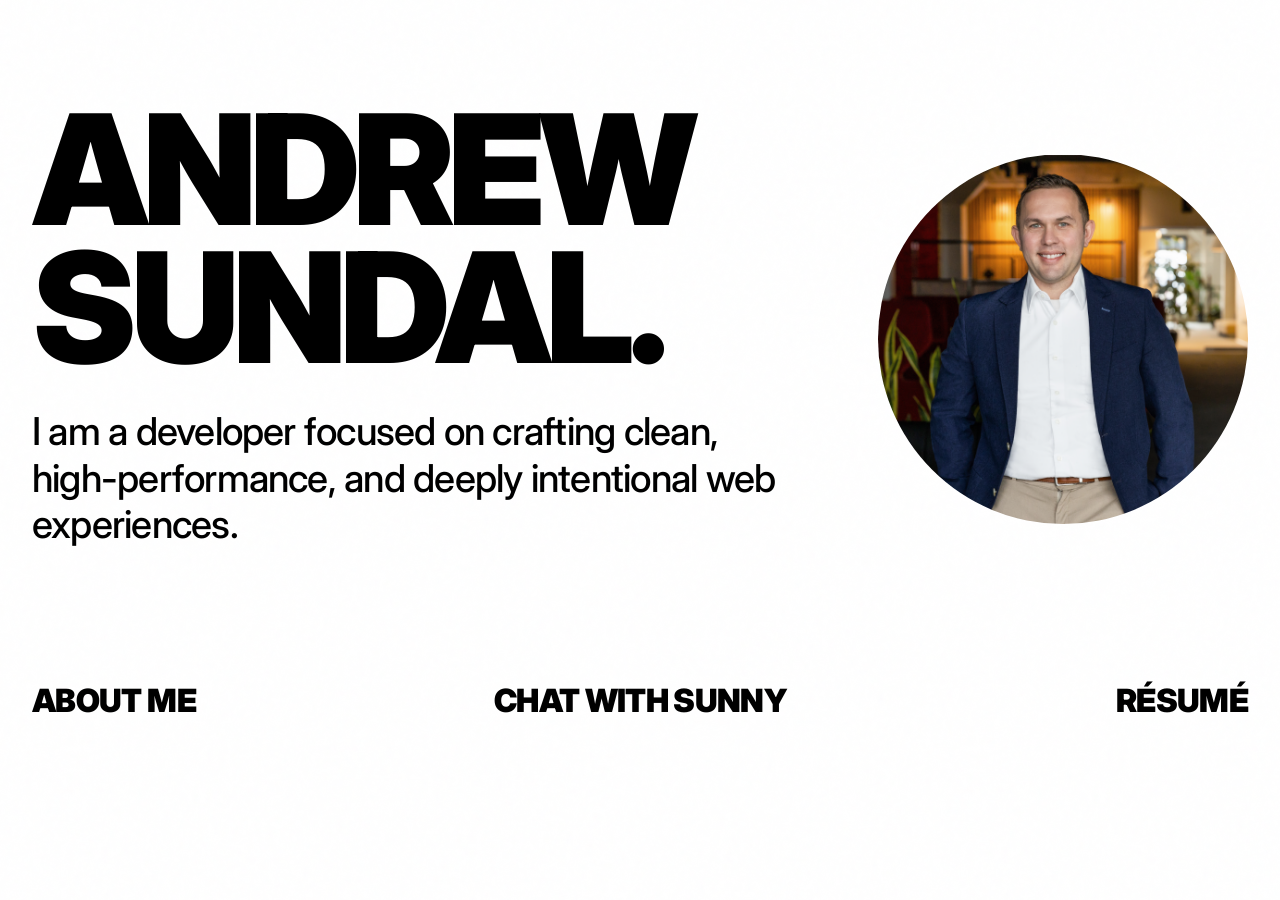
<file: index.html>
<!DOCTYPE html>
<html lang="en">

<head>
  <meta charset="UTF-8">
  <meta name="viewport" content="width=device-width, initial-scale=1.0">
  <title>Andrew Sundal / Portfolio</title>
  <link rel="stylesheet" href="styles.css">
</head>

<body>

  <main class="container">

    <!-- Hero / Editorial Header -->
    <header class="hero animate-reveal">
      <div class="hero-copy">
        <h1>Andrew<br>Sundal.</h1>
        <p class="intro-text">
          I am a developer focused on crafting clean, high-performance, and deeply intentional web experiences.
        </p>
      </div>
      <img class="hero-portrait" src="andrew-sundal.png" alt="Portrait of Andrew Sundal">
    </header>

    <!-- Navigation -->
    <nav class="home-navigation animate-reveal delay-1" aria-label="Primary navigation">
      <a href="about.html" class="nav-link">About Me</a>
      <a href="sunny.html" class="nav-link">Chat with Sunny</a>
      <a href="ASundal_Resume_2025.html" class="nav-link">Résumé</a>
    </nav>

  </main>

</body>

</html>
</file>
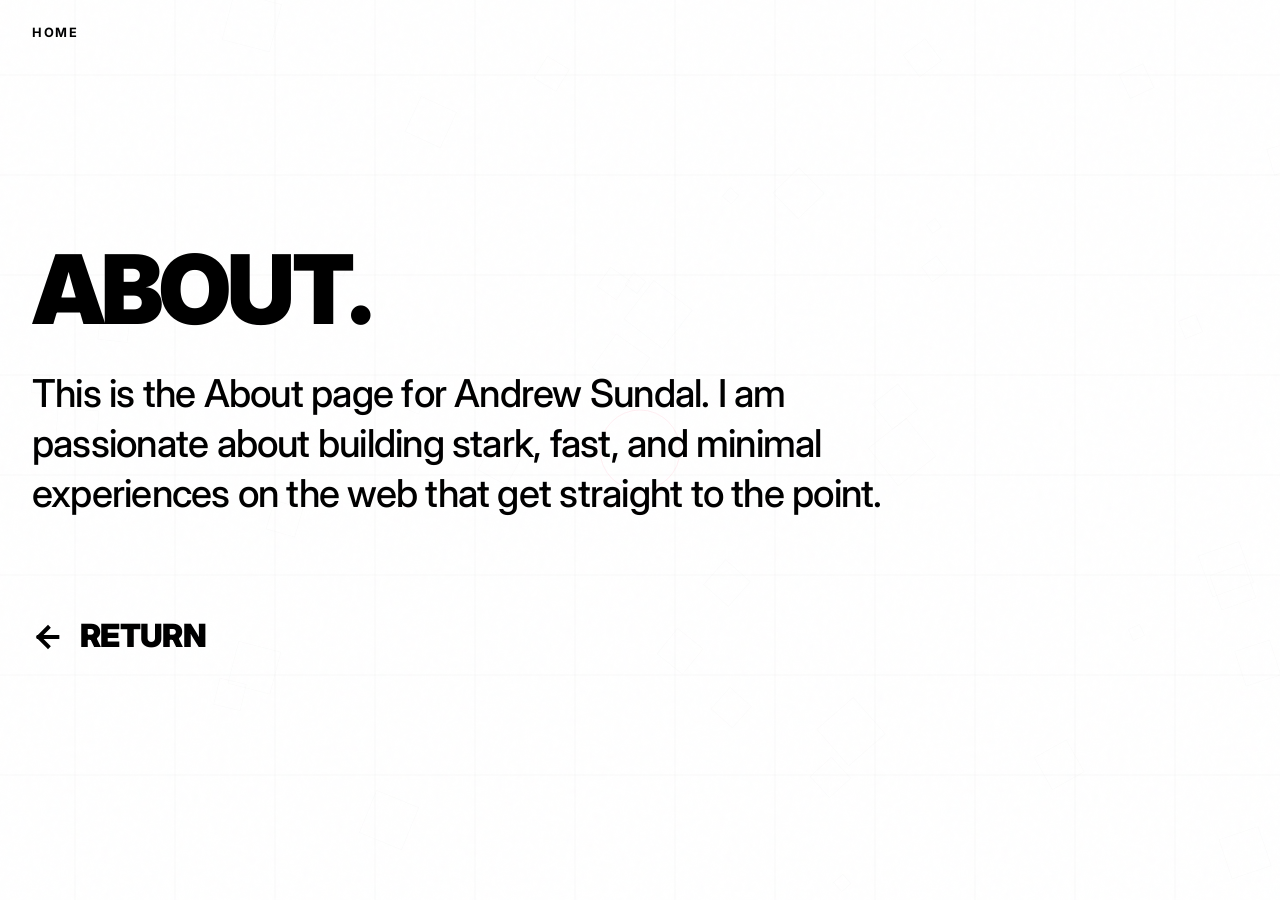
<file: about.html>
<!DOCTYPE html>
<html lang="en">

<head>
  <meta charset="UTF-8">
  <meta name="viewport" content="width=device-width, initial-scale=1.0">
  <title>About / Andrew Sundal</title>
  <link rel="stylesheet" href="styles.css">
  <style>
    /* Specific styles for About page layout */
    .about-content {
      position: relative;
      z-index: 10;
      min-height: 100vh;
      display: flex;
      flex-direction: column;
      justify-content: center;
      padding: 4rem 2rem;
      max-width: 1400px;
      margin: 0 auto;
    }

    .about-header {
      font-size: clamp(3rem, 8vw, 6rem);
      margin-bottom: 2rem;
      line-height: 1;
    }

    .about-text {
      font-size: clamp(1.5rem, 3vw, 2.5rem);
      line-height: 1.3;
      max-width: 900px;
      color: var(--text-main);
      font-weight: 500;
      letter-spacing: -0.02em;
    }

    .nav-link {
      margin-top: 4rem;
    }
  </style>
</head>

<body>

  <a href="index.html" class="home-link">Home</a>

  <!-- Canvas for ultra-subtle background animation -->
  <canvas id="canvas"></canvas>

  <main class="about-content">
    <div class="animate-reveal">
      <h1 class="about-header">About.</h1>
      <p class="about-text">
        This is the About page for Andrew Sundal. I am passionate about building stark, fast, and minimal experiences on
        the web that get straight to the point.
      </p>

      <a href="index.html" class="nav-link">
        <svg width="32" height="32" viewBox="0 0 24 24" fill="none" stroke="currentColor" stroke-width="3"
          stroke-linecap="square" stroke-linejoin="miter">
          <line x1="19" y1="12" x2="5" y2="12"></line>
          <polyline points="12 19 5 12 12 5"></polyline>
        </svg>
        Return
      </a>
    </div>
  </main>

  <script>
    const canvas = document.getElementById('canvas');
    const ctx = canvas.getContext('2d');

    // Resize canvas
    function resize() {
      canvas.width = window.innerWidth;
      canvas.height = window.innerHeight;
    }
    window.addEventListener('resize', resize);
    resize();

    // Subtle, slow-moving geometric particle system
    const particles = [];
    const particleCount = 40; // reduced count for minimalism

    for (let i = 0; i < particleCount; i++) {
      particles.push({
        x: Math.random() * canvas.width,
        y: Math.random() * canvas.height,
        size: Math.random() * 40 + 10,
        vx: (Math.random() - 0.5) * 0.2, // Very slow
        vy: (Math.random() - 0.5) * 0.2,
      });
    }

    let mouse = { x: canvas.width / 2, y: canvas.height / 2 };

    // Smooth mouse tracking
    let targetMouse = { x: canvas.width / 2, y: canvas.height / 2 };
    window.addEventListener('mousemove', e => {
      targetMouse.x = e.clientX;
      targetMouse.y = e.clientY;
    });

    function animate() {
      ctx.clearRect(0, 0, canvas.width, canvas.height);

      // Ease mouse position
      mouse.x += (targetMouse.x - mouse.x) * 0.05;
      mouse.y += (targetMouse.y - mouse.y) * 0.05;

      // Draw faint grid pattern that reacts to mouse
      ctx.strokeStyle = 'rgba(0, 0, 0, 0.03)';
      ctx.lineWidth = 1;

      const gridSize = 100;
      const offsetX = (mouse.x / canvas.width) * 50;
      const offsetY = (mouse.y / canvas.height) * 50;

      for (let x = 0; x < canvas.width; x += gridSize) {
        ctx.beginPath();
        ctx.moveTo(x - offsetX, 0);
        ctx.lineTo(x - offsetX, canvas.height);
        ctx.stroke();
      }

      for (let y = 0; y < canvas.height; y += gridSize) {
        ctx.beginPath();
        ctx.moveTo(0, y - offsetY);
        ctx.lineTo(canvas.width, y - offsetY);
        ctx.stroke();
      }


      // Draw slow moving abstract shapes
      for (let i = 0; i < particles.length; i++) {
        let p = particles[i];

        p.x += p.vx;
        p.y += p.vy;

        if (p.x < -100) p.x = canvas.width + 100;
        if (p.x > canvas.width + 100) p.x = -100;
        if (p.y < -100) p.y = canvas.height + 100;
        if (p.y > canvas.height + 100) p.y = -100;

        ctx.strokeStyle = 'rgba(0, 0, 0, 0.02)';
        ctx.lineWidth = 1;

        ctx.save();
        ctx.translate(p.x, p.y);
        ctx.rotate(p.x * 0.001); // Slowly rotate

        // Draw open squares
        ctx.strokeRect(-p.size / 2, -p.size / 2, p.size, p.size);
        ctx.restore();
      }

      // Draw subtle mouse cursor ring
      ctx.beginPath();
      ctx.arc(mouse.x, mouse.y, 40, 0, Math.PI * 2);
      ctx.strokeStyle = 'rgba(255, 51, 102, 0.1)'; // faint red accent
      ctx.lineWidth = 1;
      ctx.stroke();

      requestAnimationFrame(animate);
    }
    animate();
  </script>
</body>

</html>
</file>
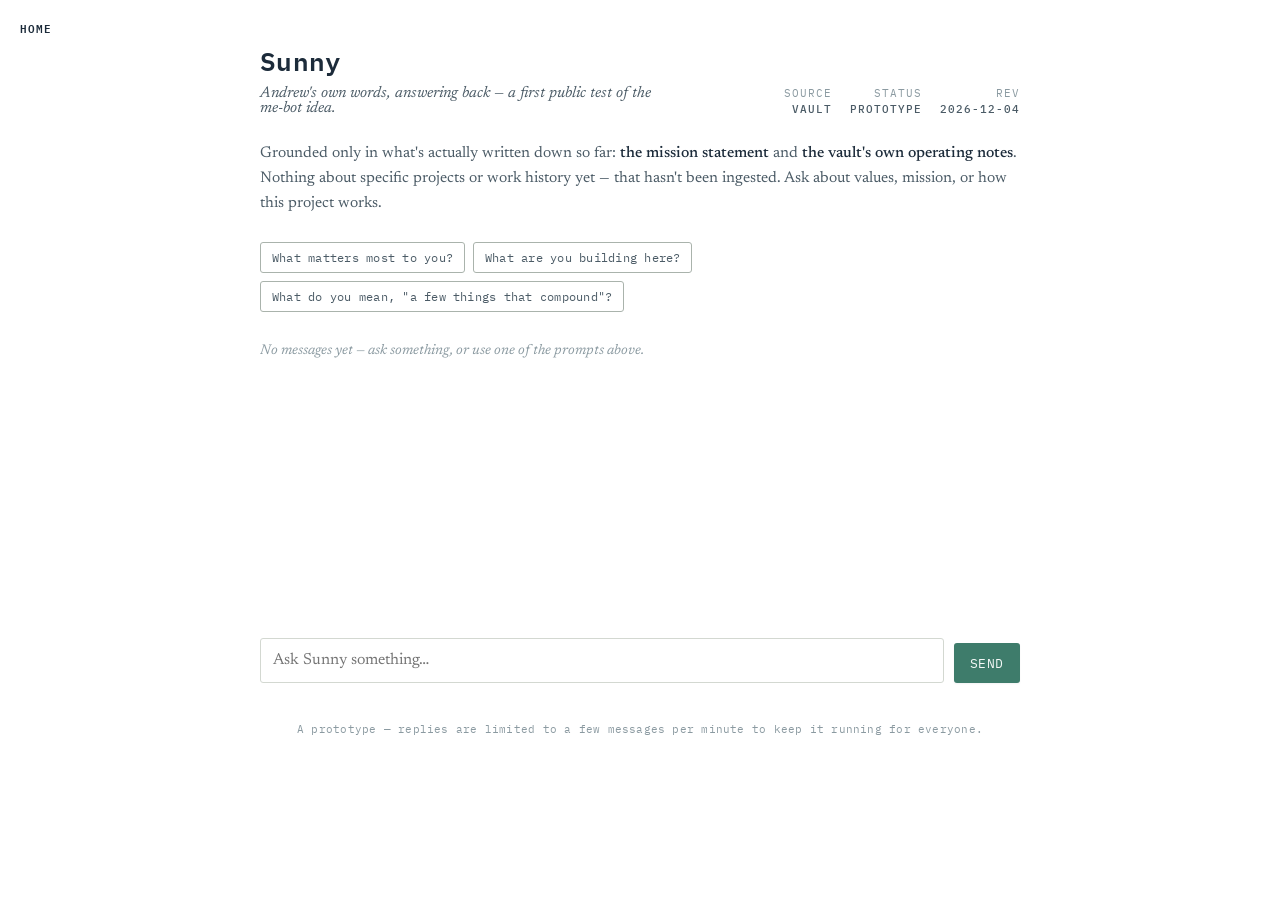
<file: sunny.html>
<!DOCTYPE html>
<html lang="en">
<head>
<meta charset="UTF-8">
<meta name="viewport" content="width=device-width, initial-scale=1.0">
<title>Sunny — a prototype me-bot</title>
<meta name="description" content="An early prototype personal assistant grounded in Andrew Sundal's mission statement and knowledge vault.">
<link rel="preconnect" href="https://fonts.googleapis.com">
<link rel="preconnect" href="https://fonts.gstatic.com" crossorigin>
<link href="https://fonts.googleapis.com/css2?family=IBM+Plex+Mono:wght@400;500;600&family=Newsreader:ital,opsz,wght@0,6..72,400;0,6..72,500;1,6..72,400&display=swap" rel="stylesheet">
<style>
  :root {
    --bg: #ffffff;
    --surface: #ffffff;
    --surface-raised: #ffffff;
    --ink: #1c2b3a;
    --ink-soft: #4b5b66;
    --ink-faint: #8b9aa1;
    --line: #d3d8d1;
    --line-strong: #aab3ac;
    --accent: #3e7c6b;
    --accent-ink: #f3f8f6;
    --warm: #c1652f;
    --danger: #a4432c;
    --shadow: 0 1px 2px rgba(28, 43, 58, 0.06);
    --radius: 3px;
    color-scheme: light;
  }
  @media (prefers-color-scheme: dark) {
    :root:not([data-theme="light"]) {
      --bg: #101820; --surface: #101820; --surface-raised: #1b2732;
      --ink: #e7ecee; --ink-soft: #a6b3ba; --ink-faint: #6c7a82;
      --line: #2a3740; --line-strong: #3c4b55;
      --accent: #5fb39e; --accent-ink: #0d1a17; --warm: #e08a52; --danger: #e0836a;
      --shadow: 0 1px 3px rgba(0,0,0,0.35); color-scheme: dark;
    }
  }
  :root[data-theme="dark"] {
    --bg: #101820; --surface: #101820; --surface-raised: #1b2732;
    --ink: #e7ecee; --ink-soft: #a6b3ba; --ink-faint: #6c7a82;
    --line: #2a3740; --line-strong: #3c4b55;
    --accent: #5fb39e; --accent-ink: #0d1a17; --warm: #e08a52; --danger: #e0836a;
    --shadow: 0 1px 3px rgba(0,0,0,0.35); color-scheme: dark;
  }
  * { box-sizing: border-box; }
  html, body { margin: 0; padding: 0; }
  body {
    background: var(--bg); color: var(--ink);
    font-family: "Newsreader", Georgia, "Times New Roman", serif;
    display: flex; justify-content: center;
    padding: 40px 20px 60px;
  }
  .home-link {
    position: fixed; top: 18px; left: 20px; z-index: 10;
    color: var(--ink); font-family: "IBM Plex Mono", monospace; font-size: 11px;
    font-weight: 600; letter-spacing: 0.1em; text-transform: uppercase; text-decoration: none;
  }
  .home-link:hover { color: var(--accent); }
  .sheet { width: 100%; max-width: 760px; display: flex; flex-direction: column; gap: 26px; }
  .mono { font-family: "IBM Plex Mono", ui-monospace, "SF Mono", Menlo, monospace; }
  .titleblock { display: grid; grid-template-columns: 1fr auto; gap: 16px; align-items: end; }
  .titleblock h1 {
    margin: 0 0 6px; font-family: "IBM Plex Mono", monospace; font-weight: 600;
    font-size: 26px; letter-spacing: 0.01em; color: var(--ink);
  }
  .titleblock .tagline { margin: 0; font-style: italic; color: var(--ink-soft); font-size: 15.5px; max-width: 46ch; }
  .meta-grid { display: grid; grid-template-columns: repeat(3, auto); gap: 2px 18px; text-align: right; }
  .meta-grid .k { color: var(--ink-faint); font-size: 11px; letter-spacing: 0.09em; text-transform: uppercase; }
  .meta-grid .v { color: var(--ink-soft); grid-row: 2; font-weight: 500; font-size: 11px; letter-spacing: 0.09em; text-transform: uppercase; }
  .intro { font-size: 15.5px; line-height: 1.6; color: var(--ink-soft); }
  .intro strong { color: var(--ink); font-weight: 500; }
  .prompts { display: flex; flex-wrap: wrap; gap: 8px; }
  .chip {
    font-family: "IBM Plex Mono", monospace; font-size: 12px; letter-spacing: 0.02em;
    border: 1px solid var(--line-strong); background: var(--surface-raised); color: var(--ink-soft);
    padding: 7px 11px; border-radius: var(--radius); cursor: pointer;
    transition: border-color 0.15s ease, color 0.15s ease;
  }
  .chip:hover { border-color: var(--accent); color: var(--accent); }
  .chip:focus-visible { outline: 2px solid var(--accent); outline-offset: 2px; }
  .transcript {
    background: var(--surface); min-height: 260px; max-height: 56vh; overflow-y: auto;
    display: flex; flex-direction: column; gap: 18px;
  }
  .empty-note { font-size: 14px; color: var(--ink-faint); font-style: italic; padding: 6px 0 14px; }
  .turn { display: flex; flex-direction: column; gap: 4px; }
  .turn .who { display: flex; align-items: baseline; gap: 8px; }
  .turn .who .name {
    font-family: "IBM Plex Mono", monospace; font-size: 11px; letter-spacing: 0.08em;
    text-transform: uppercase; font-weight: 600;
  }
  .turn.user .who .name { color: var(--warm); }
  .turn.assistant .who .name { color: var(--accent); }
  .turn .body { font-size: 16.5px; line-height: 1.62; color: var(--ink); white-space: pre-wrap; }
  .turn .body.pending { color: var(--ink-faint); font-style: italic; }
  .turn .body .cursor {
    display: inline-block; width: 7px; height: 1em; background: var(--accent);
    margin-left: 2px; vertical-align: text-bottom; animation: blink 1s step-end infinite;
  }
  @keyframes blink { 50% { opacity: 0; } }
  @media (prefers-reduced-motion: reduce) { .turn .body .cursor { animation: none; } }
  .turn .err {
    font-family: "IBM Plex Mono", monospace; font-size: 12.5px; color: var(--danger);
    background: color-mix(in srgb, var(--danger) 10%, transparent);
    border: 1px solid color-mix(in srgb, var(--danger) 35%, transparent);
    border-radius: var(--radius); padding: 8px 10px; display: inline-flex;
    align-items: center; gap: 8px; width: fit-content;
  }
  .turn .err button {
    font-family: "IBM Plex Mono", monospace; font-size: 11.5px; background: none;
    border: 1px solid var(--danger); color: var(--danger); border-radius: var(--radius);
    padding: 3px 8px; cursor: pointer;
  }
  .composer { background: var(--surface-raised); padding-top: 14px; display: flex; gap: 10px; align-items: flex-end; }
  .composer textarea {
    flex: 1; resize: none; border: 1px solid var(--line); border-radius: var(--radius);
    background: var(--bg); color: var(--ink); font-family: "Newsreader", Georgia, serif;
    font-size: 16px; padding: 10px 12px; line-height: 1.4; max-height: 140px;
  }
  .composer textarea:focus-visible { outline: 2px solid var(--accent); outline-offset: 1px; border-color: var(--accent); }
  .composer button.send {
    font-family: "IBM Plex Mono", monospace; font-size: 12.5px; letter-spacing: 0.05em;
    text-transform: uppercase; background: var(--accent); color: var(--accent-ink);
    border: none; border-radius: var(--radius); padding: 12px 16px; cursor: pointer;
    box-shadow: var(--shadow); white-space: nowrap;
  }
  .composer button.send:disabled { background: var(--line-strong); color: var(--surface); cursor: default; box-shadow: none; }
  .composer button.send:not(:disabled):hover { filter: brightness(1.05); }
  .footnote {
    margin-top: 12px; font-family: "IBM Plex Mono", monospace; font-size: 11px;
    letter-spacing: 0.02em; color: var(--ink-faint); text-align: center; line-height: 1.6;
  }
</style>
</head>
<body>
<a class="home-link" href="index.html">Home</a>
<div class="sheet">
  <div class="titleblock">
    <div>
      <h1>Sunny</h1>
      <p class="tagline">Andrew's own words, answering back — a first public test of the me-bot idea.</p>
    </div>
    <div class="meta-grid mono">
      <span class="k">source</span><span class="k">status</span><span class="k">rev</span>
      <span class="v">vault</span><span class="v">prototype</span><span class="v" id="rev-date">—</span>
    </div>
  </div>

  <div class="intro">
    Grounded only in what's actually written down so far: <strong>the mission statement</strong> and
    <strong>the vault's own operating notes</strong>. Nothing about specific projects or work history
    yet — that hasn't been ingested. Ask about values, mission, or how this project works.
  </div>

  <div class="prompts" id="prompts">
    <button class="chip" type="button">What matters most to you?</button>
    <button class="chip" type="button">What are you building here?</button>
    <button class="chip" type="button">What do you mean, "a few things that compound"?</button>
  </div>

  <div class="transcript" id="transcript">
    <div class="empty-note" id="empty-note">No messages yet — ask something, or use one of the prompts above.</div>
  </div>

  <div class="composer">
    <textarea id="input" rows="1" placeholder="Ask Sunny something…" aria-label="Message"></textarea>
    <button class="send" id="sendBtn" type="button">Send</button>
  </div>

  <div class="footnote" id="footnote">
    A prototype — replies are limited to a few messages per minute to keep it running for everyone.
  </div>
</div>

<script>
(function () {
  const WORKER_URL = "https://sunny-chat.andrewdsundal.workers.dev/chat";

  const revEl = document.getElementById("rev-date");
  revEl.textContent = new Date().toISOString().slice(0, 10);

  const transcriptEl = document.getElementById("transcript");
  let emptyNote = document.getElementById("empty-note");
  const inputEl = document.getElementById("input");
  const sendBtn = document.getElementById("sendBtn");
  const footnote = document.getElementById("footnote");
  const promptsEl = document.getElementById("prompts");

  let turns = [];
  let busy = false;

  function autoGrow() {
    inputEl.style.height = "auto";
    inputEl.style.height = Math.min(inputEl.scrollHeight, 140) + "px";
  }
  inputEl.addEventListener("input", autoGrow);

  function addTurn(role, text) {
    if (emptyNote) { emptyNote.remove(); emptyNote = null; }
    const wrap = document.createElement("div");
    wrap.className = "turn " + role;
    const who = document.createElement("div");
    who.className = "who";
    const name = document.createElement("span");
    name.className = "name mono";
    name.textContent = role === "user" ? "you" : "sunny";
    who.appendChild(name);
    const body = document.createElement("div");
    body.className = "body";
    body.textContent = text;
    wrap.appendChild(who);
    wrap.appendChild(body);
    transcriptEl.appendChild(wrap);
    transcriptEl.scrollTop = transcriptEl.scrollHeight;
    return body;
  }

  function addError(message, retryFn) {
    const wrap = document.createElement("div");
    wrap.className = "turn assistant";
    const box = document.createElement("div");
    box.className = "err";
    const span = document.createElement("span");
    span.textContent = message;
    box.appendChild(span);
    if (retryFn) {
      const btn = document.createElement("button");
      btn.textContent = "Retry";
      btn.onclick = retryFn;
      box.appendChild(btn);
    }
    wrap.appendChild(box);
    transcriptEl.appendChild(wrap);
    transcriptEl.scrollTop = transcriptEl.scrollHeight;
  }

  function setBusy(isBusy) {
    busy = isBusy;
    sendBtn.disabled = isBusy;
    inputEl.disabled = isBusy;
  }

  async function send(text) {
    if (!text.trim() || busy) return;

    turns.push({ role: "user", content: text });
    addTurn("user", text);
    inputEl.value = "";
    autoGrow();

    const pendingBody = addTurn("assistant", "Thinking…");
    pendingBody.classList.add("pending");

    setBusy(true);
    try {
      const resp = await fetch(WORKER_URL, {
        method: "POST",
        headers: { "Content-Type": "application/json" },
        body: JSON.stringify({ turns }),
      });
      const data = await resp.json();

      if (!resp.ok) {
        pendingBody.remove();
        const retryText = text;
        turns.pop();
        addError(data.error || "Something went wrong — try again.", () => send(retryText));
        return;
      }

      pendingBody.classList.remove("pending");
      pendingBody.textContent = data.text;
      turns.push({ role: "assistant", content: data.text });
    } catch (err) {
      pendingBody.remove();
      const retryText = text;
      turns.pop();
      addError("Couldn't reach Sunny — check your connection and try again.", () => send(retryText));
    } finally {
      setBusy(false);
      inputEl.focus();
    }
  }

  sendBtn.addEventListener("click", () => send(inputEl.value));
  inputEl.addEventListener("keydown", (e) => {
    if (e.key === "Enter" && !e.shiftKey) {
      e.preventDefault();
      send(inputEl.value);
    }
  });
  promptsEl.addEventListener("click", (e) => {
    const btn = e.target.closest(".chip");
    if (!btn) return;
    send(btn.textContent);
  });
})();
</script>
</body>
</html>
</file>
<file: styles.css>
@import url('https://fonts.googleapis.com/css2?family=Inter:wght@400;500;700;900&display=swap');

:root {
  /* Minimal Light Theme Palette */
  --bg-main: #ffffff;
  --text-main: #000000;
  --text-muted: #666666;

  /* Brand/Accent Colors */
  --accent-primary: #ff3366;
  /* Sharp neon pink/red accent */

  /* Typography */
  --font-main: 'Inter', system-ui, sans-serif;
}

* {
  box-sizing: border-box;
  margin: 0;
  padding: 0;
}

body {
  font-family: var(--font-main);
  background-color: var(--bg-main);
  color: var(--text-main);
  line-height: 1.4;
  min-height: 100vh;
  position: relative;
  overflow-x: hidden;
  /* Very subtle noise texture for an editorial paper feel */
  background-image: url("data:image/svg+xml,%3Csvg viewBox='0 0 200 200' xmlns='http://www.w3.org/2000/svg'%3E%3Cfilter id='noiseFilter'%3E%3CfeTurbulence type='fractalNoise' baseFrequency='0.65' numOctaves='3' stitchTiles='stitch'/%3E%3C/filter%3E%3Crect width='100%25' height='100%25' filter='url(%23noiseFilter)' opacity='0.02'/%3E%3C/svg%3E");
}

/* Typography */
h1,
h2,
h3 {
  font-weight: 900;
  letter-spacing: -0.04em;
  text-transform: uppercase;
}

h1 {
  font-size: clamp(4rem, 12vw, 10rem);
  line-height: 0.9;
  margin-bottom: 2rem;
  word-wrap: break-word;
  hyphens: auto;
}

h2 {
  font-size: clamp(1.5rem, 3vw, 2.5rem);
  font-weight: 700;
  color: var(--text-muted);
  margin-bottom: 1rem;
  letter-spacing: -0.02em;
  text-transform: none;
}

p {
  color: var(--text-muted);
  font-size: clamp(1rem, 1.5vw, 1.25rem);
  max-width: 60ch;
  margin-bottom: 2rem;
}

a {
  color: var(--text-main);
  text-decoration: none;
  font-weight: 700;
  position: relative;
  display: inline-block;
}

a::after {
  content: '';
  position: absolute;
  width: 100%;
  transform: scaleX(0);
  height: 2px;
  bottom: 0;
  left: 0;
  background-color: var(--accent-primary);
  transform-origin: bottom right;
  transition: transform 0.25s cubic-bezier(0.86, 0, 0.07, 1);
}

a:hover::after {
  transform: scaleX(1);
  transform-origin: bottom left;
}

/* Layout - Minimal Editorial */
.container {
  max-width: 1400px;
  margin: 0 auto;
  padding: 4rem 2rem;
  display: flex;
  flex-direction: column;
  gap: 4rem;
}

/* Sections */
header {
  margin-top: 4vh;
  margin-bottom: 4vh;
}

.hero {
  display: grid;
  grid-template-columns: minmax(0, 1.35fr) minmax(280px, 0.65fr);
  align-items: center;
  gap: clamp(2rem, 6vw, 6rem);
}

.hero-copy h1 {
  margin-bottom: 2rem;
}

.hero-portrait {
  width: min(100%, 460px);
  aspect-ratio: 1;
  justify-self: end;
  object-fit: cover;
  object-position: center 20%;
  border-radius: 50%;
  filter: grayscale(12%);
}

.intro-text {
  font-size: clamp(1.5rem, 3vw, 2.5rem);
  line-height: 1.2;
  color: var(--text-main);
  max-width: 800px;
  font-weight: 500;
  letter-spacing: -0.02em;
}

/* Navigation Link Override */
.nav-link {
  font-size: 2rem;
  font-weight: 900;
  text-transform: uppercase;
  letter-spacing: -0.02em;
  display: inline-flex;
  align-items: center;
  gap: 1rem;
}

.home-navigation {
  display: grid;
  grid-template-columns: repeat(3, 1fr);
  gap: 2rem;
  align-items: baseline;
}

.home-navigation .nav-link:nth-child(2) {
  text-align: center;
  justify-self: center;
}

.home-navigation .nav-link:last-child {
  text-align: right;
  justify-self: end;
}

.home-link {
  position: fixed;
  z-index: 100;
  top: 1.5rem;
  left: 2rem;
  font-size: 0.8rem;
  font-weight: 700;
  letter-spacing: 0.12em;
  text-transform: uppercase;
}

/* Interactive Canvas from about.html */
#canvas {
  position: fixed;
  top: 0;
  left: 0;
  width: 100vw;
  height: 100vh;
  z-index: -1;
  pointer-events: auto;
  opacity: 0.8;
}

/* Sharp Reveal Animations */
@keyframes slideUp {
  from {
    opacity: 0;
    transform: translateY(40px);
  }

  to {
    opacity: 1;
    transform: translateY(0);
  }
}

.animate-reveal {
  animation: slideUp 0.8s cubic-bezier(0.16, 1, 0.3, 1) forwards;
  opacity: 0;
}

.delay-1 {
  animation-delay: 0.1s;
}

.delay-2 {
  animation-delay: 0.2s;
}

@media (max-width: 760px) {
  .container {
    padding: 3rem 1.25rem;
    gap: 3rem;
  }

  .hero {
    grid-template-columns: 1fr;
  }

  .hero-portrait {
    width: min(78vw, 380px);
    justify-self: start;
  }

  .home-navigation {
    grid-template-columns: 1fr;
    gap: 1.25rem;
  }

  .home-navigation .nav-link:nth-child(2),
  .home-navigation .nav-link:last-child {
    text-align: left;
    justify-self: start;
  }

  .home-link {
    top: 1rem;
    left: 1.25rem;
  }
}
</file>
